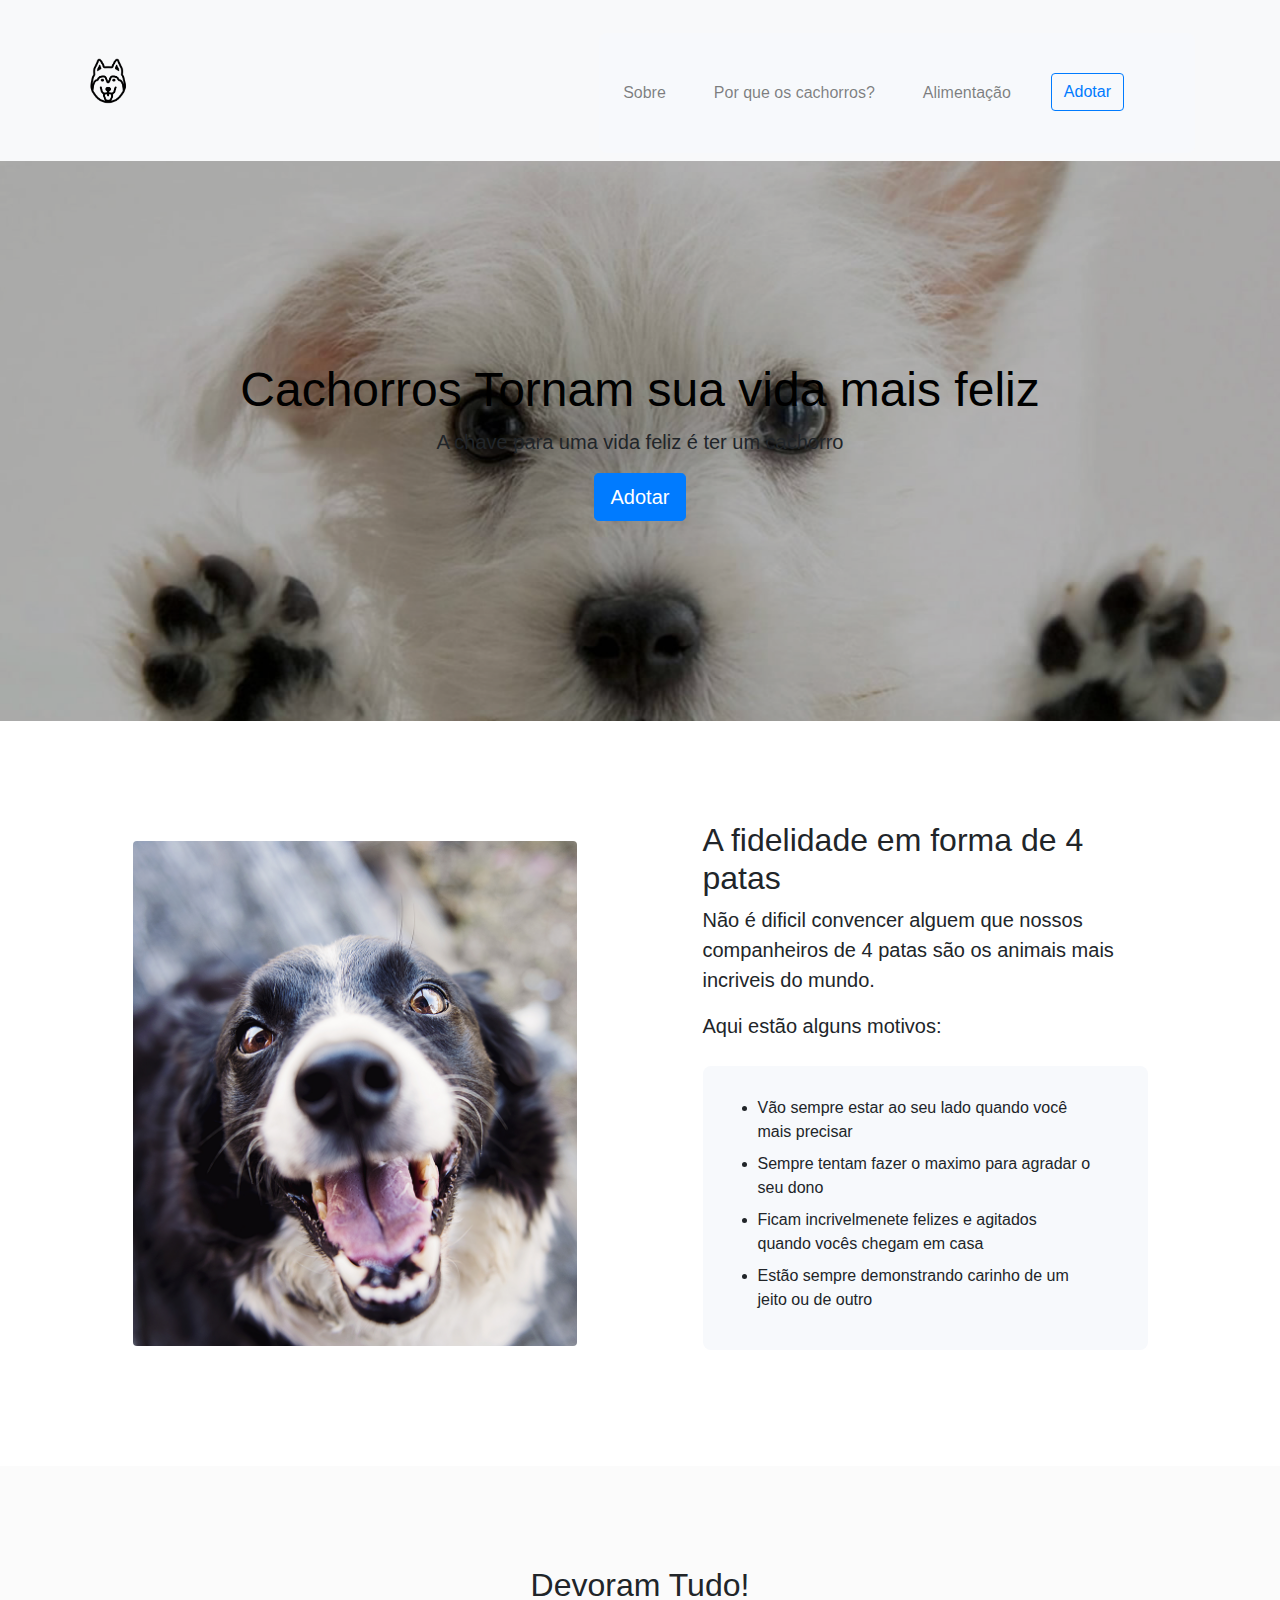
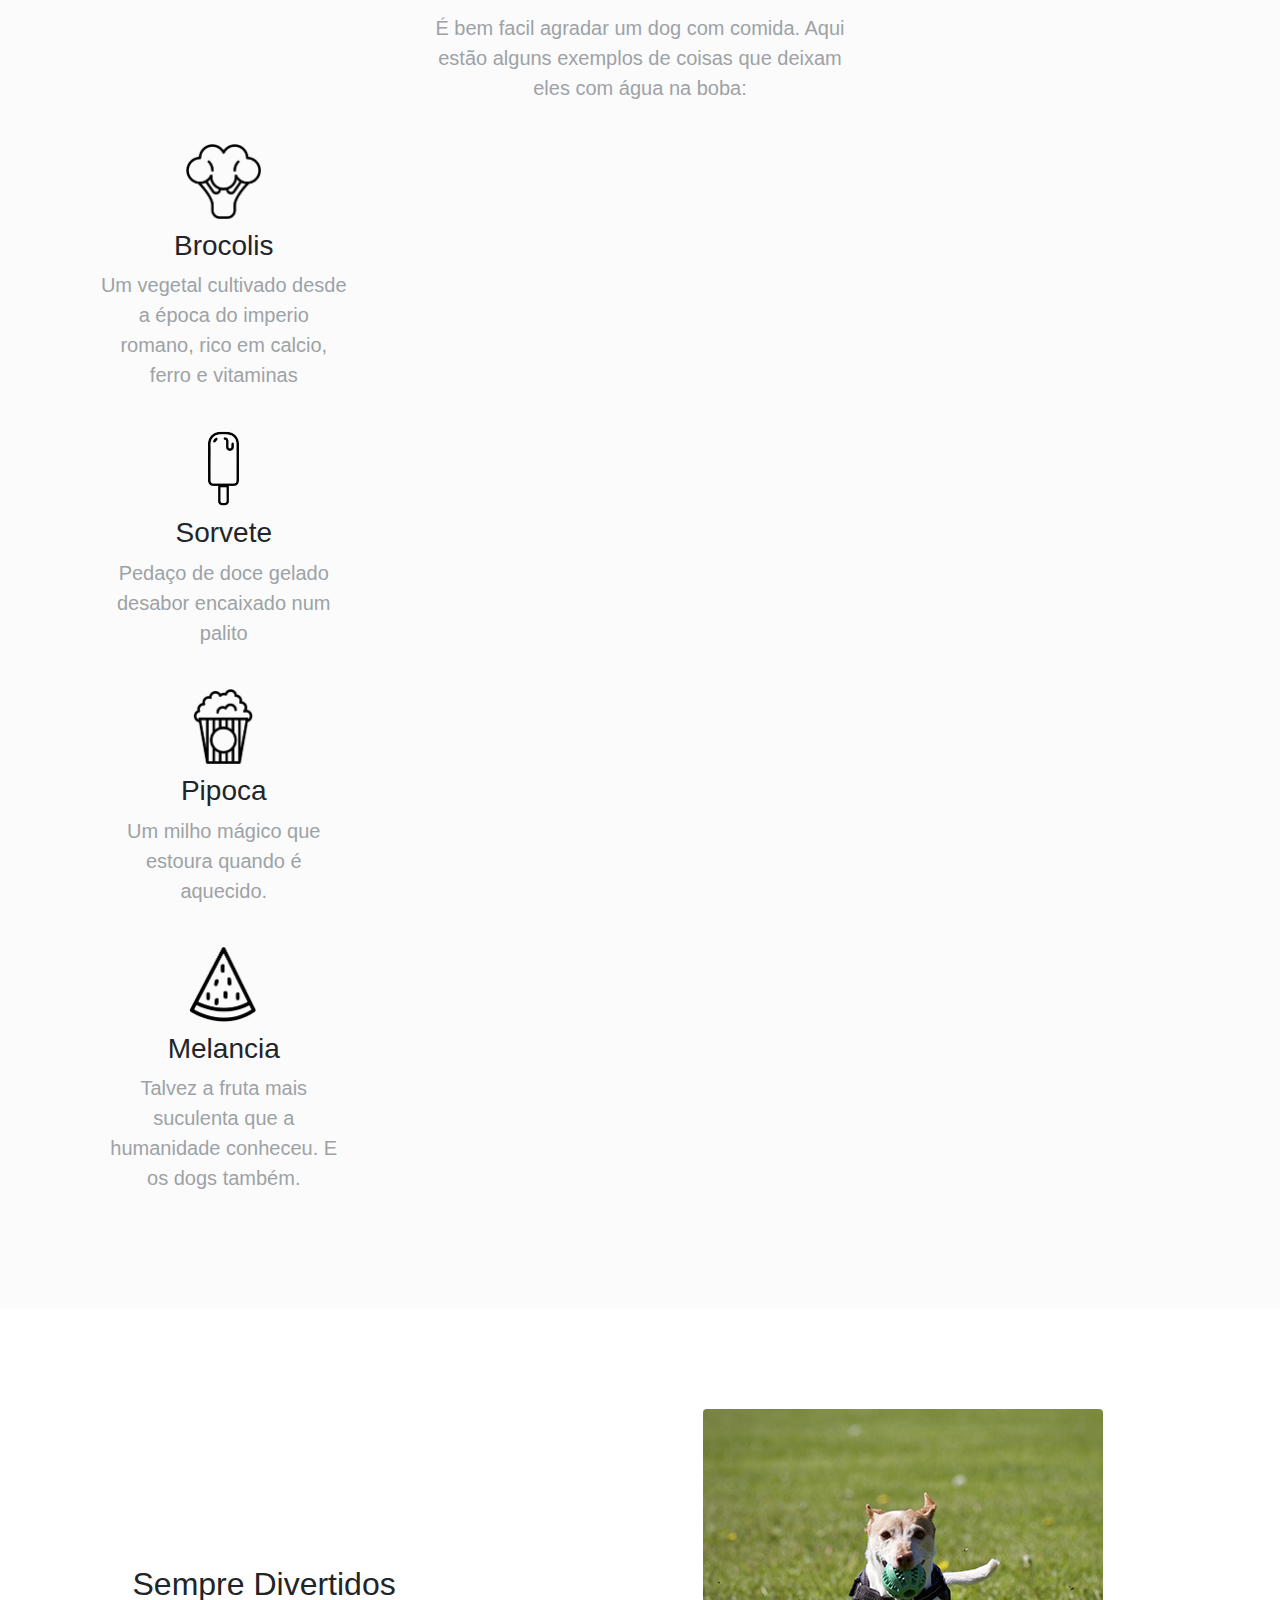
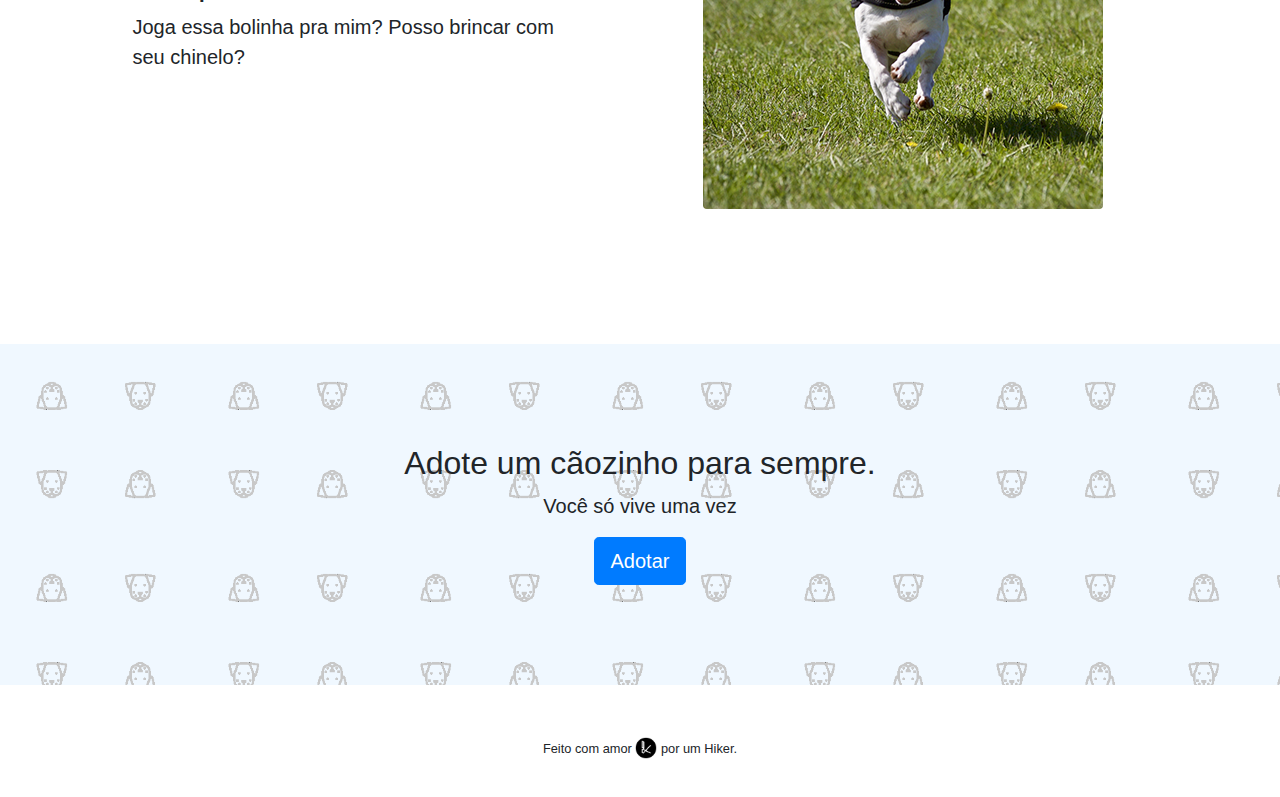
<file: index.html>
<!DOCTYPE html>
<html>

	<head>

		<title>Cachorros - Os animais mais queridos do mundo</title>
		<meta charset="utf-8">
		<meta name="viewport" content="widht=device-width, initial-scale=1, shrink-to-fit=no">
		<link rel="stylesheet"  href="https://maxcdn.bootstrapcdn.com/bootstrap/4.0.0/css/bootstrap.min.css" integrity="sha384-Gn5384xqQ1aoWXA+058RXPxPg6fy4IWvTNh0E263XmFcJlSAwiGgFAW/dAiS6JXm" crossorigin="anonymous">
		<link rel="stylesheet" type="text/css" href="css/style.css">

	</head>
	
	<body>

<nav class="navbar sticky-top navbar-expand-lg navbar-light bg-light">
	<div class="container">
	  <a class="navbar-brand" href="#">
	  	<img src="img/dog-icon.png" width="30" height="30">
	  </a>
	  <button class="navbar-toggler" type="button" data-toggle="collapse" data-target="#navbarSupportedContent" aria-controls="navbarSupportedContent" aria-expanded="false" aria-label="Toggle navigation">
	    <span class="navbar-toggler-icon"></span>
	  </button>

	  <div class="collapse navbar-collapse" id="navbarSupportedContent">
	    <ul class="navbar-nav ml-auto">
	      <li class="nav-item">
	        <a class="nav-link" href="#">Sobre</a>
	      </li>
	      <li class="nav-item">
	        <a class="nav-link" href="#">Por que os cachorros?</a>
	      </li>
	      <li class="nav-item">
	        <a class="nav-link" href="#">Alimentação</a>
	      </li>
	      <li class="nav-item">
			<button type="button" class="btn btn-outline-primary my-2 my-sm-0" data-toggle="modal" data-target="#adote">
  				Adotar
			</button>
	      </li>
	    </ul>
	  </div>
	</div>
</nav>

<!--header-->
	<header>

		<div class="container">
			<div class="row">
				<div class="col text-center">


					<h1> Cachorros Tornam sua vida mais feliz </h1>

					<p> A chave para uma vida feliz é ter um cachorro </p>
					<!--https://www.procure1amigo.com.br-->
					<a class="btn btn-primary btn-lg" href="#" data-toggle="modal" data-target="#adote"> Adotar </a>

				</div>
			</div>
		</div>
	</header>


<!--first-section-->

	<div class="section first-section">
		<div class="container">
			<div class="row justify-content-around align-items-center">
				<div class="col-12 col-lg-5">
					<img src="img/dog-first-section.png" class="rounded img-fluid" alt="Cut Dog">
				</div>

				<div class="col-12 col-lg-5">

					<h2> A fidelidade em forma de 4 patas </h2>

					<p>Não é dificil convencer alguem que nossos companheiros de 4 patas são os animais mais incriveis do mundo. </p>

					<p>Aqui estão alguns motivos: </p>

					<ul>
						
						<li>Vão sempre estar ao seu lado quando você mais precisar</li>
						<li>Sempre tentam fazer o maximo para agradar o seu dono</li>
						<li>Ficam incrivelmenete felizes e agitados quando vocês chegam em casa</li>
						<li>Estão sempre demonstrando carinho de um jeito ou de outro</li>
			
					</ul>

				</div>
			</div>
		</div>
	</div>

	<div class="section second-section">
		<div class="container">
			<div class="row justify-content-around text-center">
				<div class="col-12 col-sm-10 col-md-8 col-lg-5">
					<h2>Devoram Tudo!</h2>
					<p>É bem facil agradar um dog com comida. Aqui estão alguns exemplos de coisas que deixam eles com água na boba:</p>
				</div>
			</div>
			<div class=" text-center">
				<div class="col-12 col-sm-6 col-lg-3">
					<img src="img/broccoli_ic.png" alt="brocolis">
					<h3>Brocolis</h3>
					<p>Um vegetal cultivado desde a época do imperio romano, rico em calcio, ferro e vitaminas</p>
				</div>
				<div class="col-12 col-sm-6 col-lg-3">
					<img src="img/popsicles_ic.png" alt="Sorvete">
					<h3>Sorvete</h3>
					<p>Pedaço de doce gelado desabor encaixado num palito</p>
				</div>
				<div class="col-12 col-sm-6 col-lg-3">
					<img src="img/popcorn_ic.png" alt="pipoca">
					<h3>Pipoca</h3>
					<p>Um milho mágico que estoura quando é aquecido.</p>
				</div>
				<div class="col-12 col-sm-6 col-lg-3">
					<img src="img/watermelon_ic.png" alt="Melancia">
					<h3>Melancia</h3>
					<p>Talvez a fruta mais suculenta que a humanidade conheceu. E os dogs também.</p>
				</div>
			</div>
		</div>
	</div>


		<div class="section third-section">
		<div class="container">
			<div class="row justify-content-around align-items-center">


				<div class="col-12 col-lg-5">

					<h2> Sempre Divertidos </h2>

					<p> Joga essa bolinha pra mim? Posso brincar com seu chinelo? </p>

				</div>
				<div class="col-12 col-lg-5">
					<img src="img/dog-third-section.png" class="rounded img-fluid" alt="Cut Dog">
				</div>
			</div>
		</div>
	</div>
	<div class="section fourth-section">
		<div class="container">
			<div class="row">
				<div class="col-12 text-center">

						<h2> Adote um cãozinho para sempre. </h1>

						<p> Você só vive uma vez </p>

						<a class="btn btn-primary btn-lg" href="#" data-toggle="modal" data-target="#adote"> Adotar </a>
				</div>
			</div>
		</div>
	</div>

<!--Modal--> 

    <form>
    <div class="form-group">
<div class="modal fade" id="adote" tabindex="-1" role="dialog" aria-labelledby="adoteLabel" aria-hidden="true">>
  <div class="modal-dialog" role="document">
    <div class="modal-content">
      <div class="modal-header">
        <h5 class="modal-title">Modal title</h5>
        <button type="button" class="close" data-dismiss="modal" aria-label="Close">
          <span aria-hidden="true">&times;</span>
        </button>
      </div>
      <div class="modal-body">
        <label for="nome">Nome:</label>
        <input type="text" name="nome" id="nome">
      </div>
      <div class="modal-body">
        <label for="email">Email:</label>
        <input type="email" name="email">
      </div>
      <div class="modal-body">
        <label for="tel">Telefone:</label>
        <input type="tel" name="tel">
      </div>
      <div class="modal-footer">
        <button type="button" class="btn btn-primary">Save changes</button>
        <button type="button" class="btn btn-secondary" data-dismiss="modal">Close</button>
        </div>
      </div>
    </div>
  </div>
</div>
    </form>
    
    <!--Fim do modal-->

	<footer class="text-center">
		<small>Feito com amor <span><img class="footer-logo" src="img/hike-logo-small.png" alt=""></span> por um Hiker.</small>
	</footer>

    <script src="https://code.jquery.com/jquery-3.2.1.slim.min.js" integrity="sha384-KJ3o2DKtIkvYIK3UENzmM7KCkRr/rE9/Qpg6aAZGJwFDMVNA/GpGFF93hXpG5KkN" crossorigin="anonymous"></script>
    <script src="https://cdnjs.cloudflare.com/ajax/libs/popper.js/1.12.9/umd/popper.min.js" integrity="sha384-ApNbgh9B+Y1QKtv3Rn7W3mgPxhU9K/ScQsAP7hUibX39j7fakFPskvXusvfa0b4Q" crossorigin="anonymous"></script>
    <script src="https://maxcdn.bootstrapcdn.com/bootstrap/4.0.0/js/bootstrap.min.js" integrity="sha384-JZR6Spejh4U02d8jOt6vLEHfe/JQGiRRSQQxSfFWpi1MquVdAyjUar5+76PVCmYl" crossorigin="anonymous"></script>

	</body>

</html>
</file>
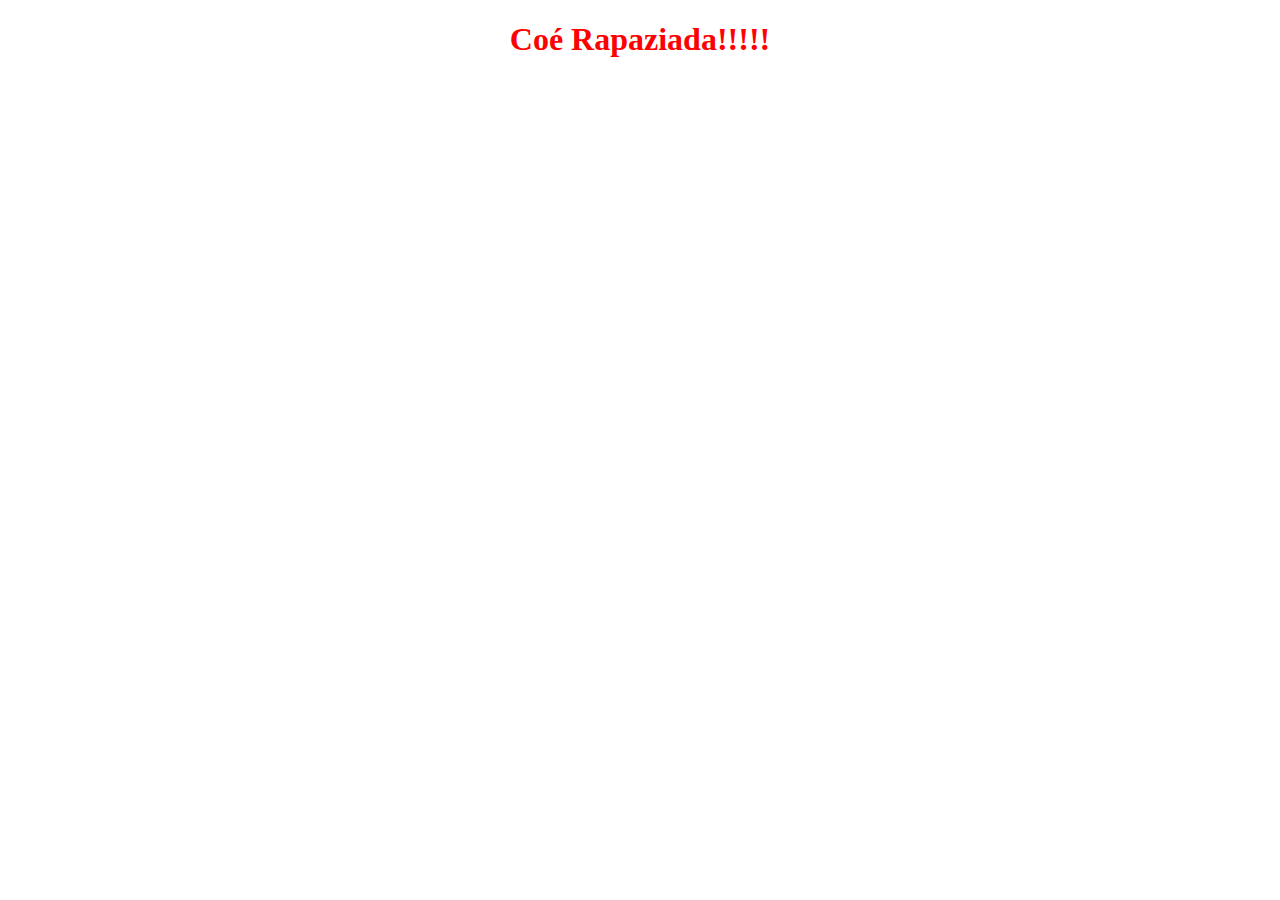
<file: Coe_rapaziada.html>
<!DOCTYPE html>
<html>

	<head>

		<title> Coé, Rapaziada!</title>
		<meta charset="utf-8">

	</head>

	<body>

		<h1 style="color:red; text-align: center;"> Coé Rapaziada!!!!! </h1>

		<iframe src="https://www.youtube.com/embed/77xJx5qeEIs" width="620" height="400" frameborder="0" allow="autoplay; encrypted-media" allowfullscreen></iframe>


	</body>

</html>
</file>
<file: css/style.css>
p{
	font-size: 20px;
}
li {
	margin-bottom: 8px;
}
ul {
	background-color: #f7f9fc;
	margin-top: 25px;
	padding: 30px 55px;
	border-radius: 8px;
}

h1 {
	color: #000000;
	font-size: 36px;
}

@media (min-width: 576px){
	h1 {
		font-size: 48px;
	}
}

header {
	background-color: #F0F8FF;
	background-image: url("../img/dog-header.png");
	background-size: cover;
	background-position: center center;
	background-repeat: no-repeat;
	padding: 140px 0 100px;
}

@media (min-width: 576px) {
	header {
		padding: 200px 0;
	}
}

.first-section {
	background-color: white;
}

.section {
	padding: 60px 0 40px;
}

.first-section img {
	margin-bottom: 35px;
}

@media (min-width: 768px) {
	.first-section img {
	margin-bottom: 20px;
	}
}

@media (min-width: 992px) {
	.first-section img {
		margin-bottom: 0px;
	}
}

@media (min-width: 576px) {
	.section {
		padding: 100px 0;
	}
}

.second-section {
	background-color: #FBFBFB;
}

.second-section p {
	color: #9DA2A6;
}

.second-section img {
	height: 75px;
	margin: 25px 0 10px;
	width: 75px;
}

.nav-item {
	margin: 10px 16px;
}

.navbar-brand img {
	height: 46px;
	margin-right: 8px;
	width: 46px;
}

.third-section {
	background-color: white;
}

.third-section img {
	margin-bottom: 35px;
}

@media (min-width: 768px) {
	.third-section img {
	margin-top: 0;
	}
}

.fourth-section {
	background-color: #F0F8FF;
	background-image: url('../img/dogs-pattern.png');
	background-repeat: repeat;
	background-size: 192px 192px;
}

footer {
	background-color: white;
	padding: 35px 0;
}

footer img {
	width: 22px;
	height: 22px;
	margin-bottom: 3px;
}
</file>
